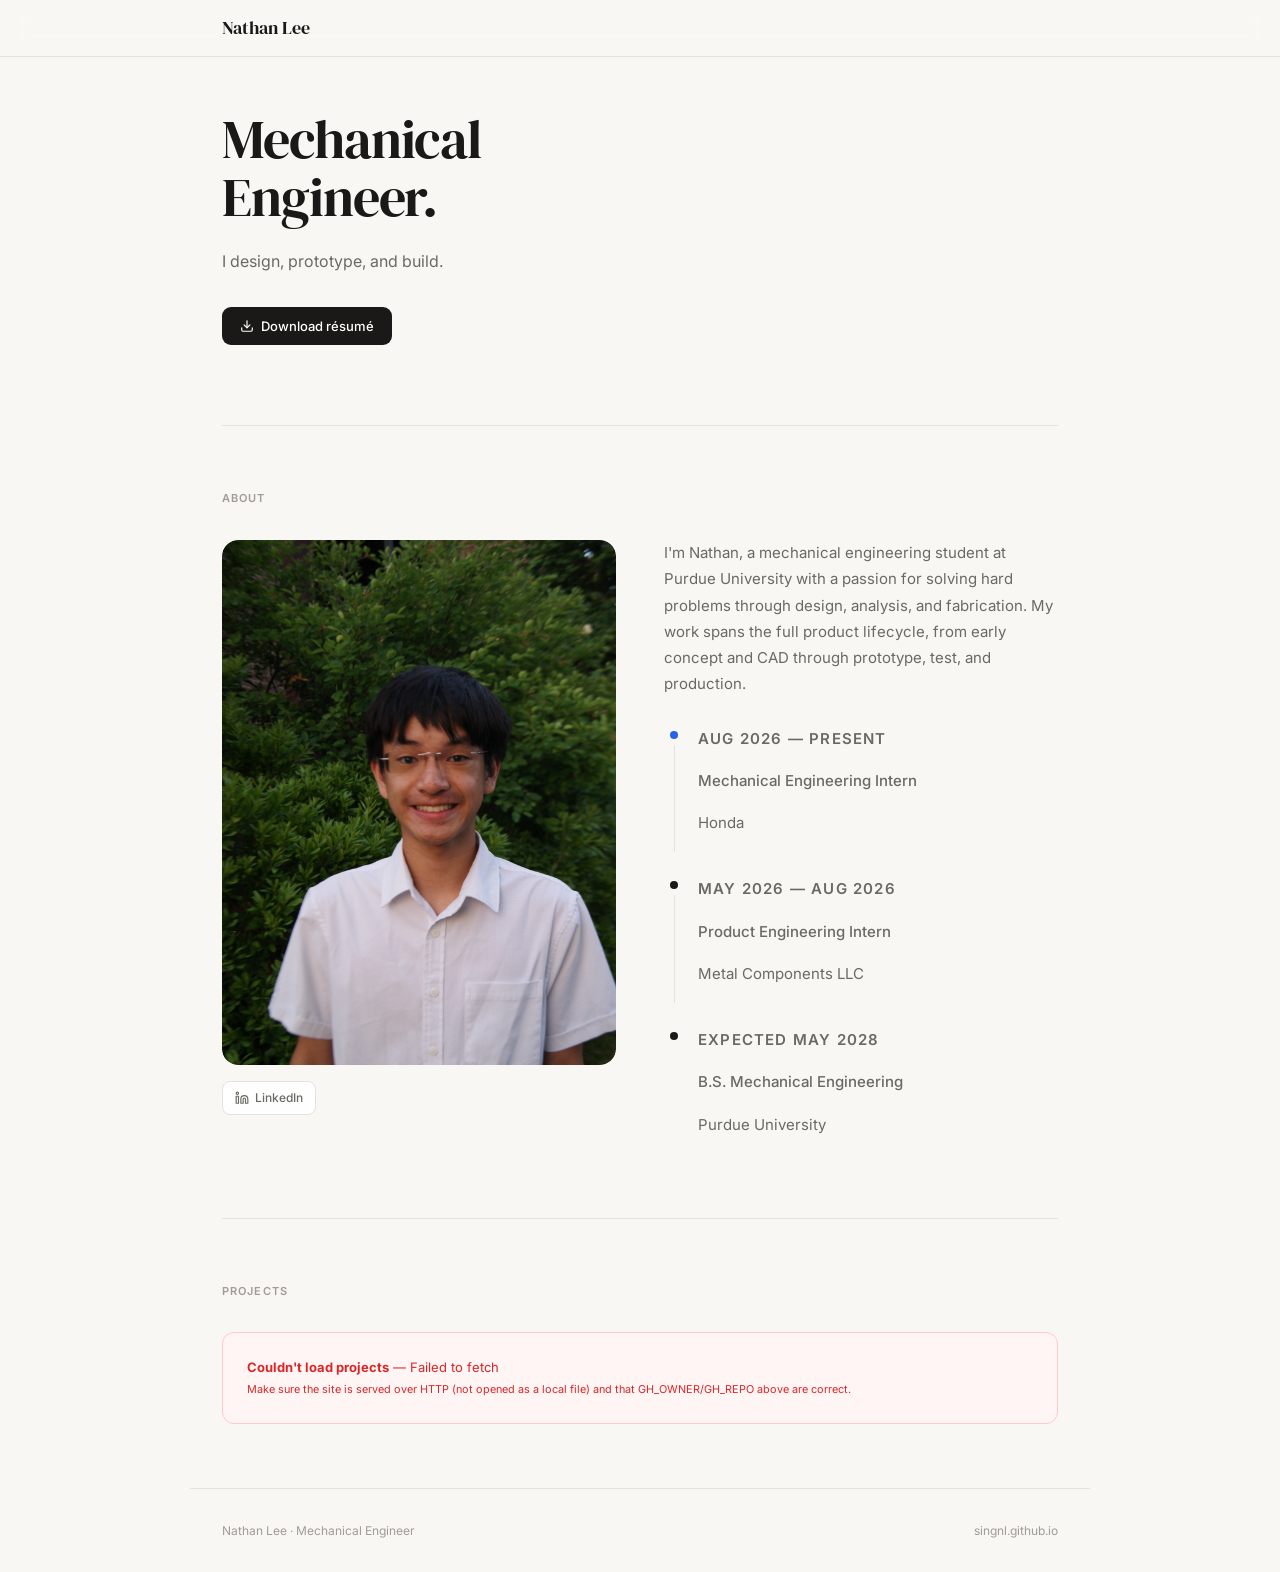
<file: index.html>
<!DOCTYPE html>
<html lang="en">
<head>
<meta charset="UTF-8">
<meta name="viewport" content="width=device-width, initial-scale=1.0">
<title>Nathan Lee ME</title>
<meta name="description" content="">
<link rel="preconnect" href="https://fonts.googleapis.com">
<link rel="preconnect" href="https://fonts.gstatic.com" crossorigin>
<link href="https://fonts.googleapis.com/css2?family=Inter:wght@300;400;500;600&family=DM+Serif+Display&display=swap" rel="stylesheet">
<link rel="stylesheet" href="./css/style.css">
</head>
<body>

<header>
  <div class="header-inner">
    <a href="#" class="header-logo">Nathan Lee</a>
  </div>
</header>

<main>

  <!-- HERO -->
  <div class="hero">
    <h1>Mechanical<br>Engineer.</h1>
    <p class="hero-desc">I design, prototype, and build.</p>
    <div class="hero-actions">
      <a href="./misc/resume.pdf" target="_blank" class="btn btn-dark">
        <svg width="14" height="14" viewBox="0 0 24 24" fill="none" stroke="currentColor" stroke-width="2" stroke-linecap="round" stroke-linejoin="round"><path d="M21 15v4a2 2 0 0 1-2 2H5a2 2 0 0 1-2-2v-4"/><polyline points="7 10 12 15 17 10"/><line x1="12" y1="15" x2="12" y2="3"/></svg>
        Download résumé
      </a>
    </div>
  </div>

  <div class="divider"></div>

  <!-- ABOUT -->
  <section id="about">
    <p class="section-eyebrow">About</p>
    <div class="about-grid">
      <div>
        <div class="headshot-wrap">
          <img src="./misc/headshot.JPG" alt="" class="headshot"
               onerror="this.style.display='none';this.nextElementSibling.style.display='flex'">
          <div class="headshot-placeholder">NL</div>
        </div>
        <div class="social-links" style="margin-top: 1rem;">
          <a href="https://www.linkedin.com/in/nathansinglee" target="_blank" class="social-link">
            <svg viewBox="0 0 24 24" fill="none" stroke="currentColor" stroke-width="2" stroke-linecap="round" stroke-linejoin="round"><path d="M16 8a6 6 0 0 1 6 6v7h-4v-7a2 2 0 0 0-2-2 2 2 0 0 0-2 2v7h-4v-7a6 6 0 0 1 6-6z"/><rect x="2" y="9" width="4" height="12"/><circle cx="4" cy="4" r="2"/></svg>
            LinkedIn
          </a>
        </div>
      </div>

      <div>
        <p>I'm Nathan, a mechanical engineering student at Purdue University with a passion for solving hard problems through design, analysis, and fabrication. My work spans the full product lifecycle, from early concept and CAD through prototype, test, and production.</p>
        <div class="tl-wrap">
          <div class="tl-item">
            <div class="tl-spine">
              <div class="tl-dot tl-dot--current"></div>
              <div class="tl-line"></div>
            </div>
            <div>
              <p class="tl-label">Aug 2026 — present</p>
              <p class="tl-role">Mechanical Engineering Intern</p>
              <p class="tl-org">Honda</p>
            </div>
          </div>
          <div class="tl-item">
            <div class="tl-spine">
              <div class="tl-dot"></div>
              <div class="tl-line"></div>
            </div>
            <div>
              <p class="tl-label">May 2026 — Aug 2026</p>
              <p class="tl-role">Product Engineering Intern</p>
              <p class="tl-org">Metal Components LLC</p>
            </div>
          </div>
          <div class="tl-item">
            <div class="tl-spine">
              <div class="tl-dot"></div>
            </div>
            <div>
              <p class="tl-label">Expected May 2028</p>
              <p class="tl-role">B.S. Mechanical Engineering</p>
              <p class="tl-org">Purdue University</p>
            </div>
          </div>
        </div>
      </div>
    </div>
  </section>

  <div class="divider"></div>

  <!-- PROJECTS -->
  <section id="projects">
    <p class="section-eyebrow">Projects</p>
    <div class="projects-grid" id="projects-grid">
      <div class="projects-loading">Loading projects…</div>
    </div>
  </section>

</main>

<footer>
  <p>Nathan Lee · Mechanical Engineer</p>
  <p>singnl.github.io</p>
</footer>

<script>
  // ---- CONFIGURE THIS TO MATCH YOUR REPO ----
  const GH_OWNER  = 'singnl';
  const GH_REPO   = 'singnl.github.io';
  const GH_BRANCH = 'main';
  const PROJECTS_DIR = 'projects';
  // --------------------------------------------

  async function loadProjects() {
    const grid = document.getElementById('projects-grid');
    try {
      // 1. Ask GitHub's API what folders exist inside /projects.
      //    This is the only part that needs the network call to GitHub —
      //    it just gives us the list of folder names, nothing else.
      const listUrl = `https://api.github.com/repos/${GH_OWNER}/${GH_REPO}/contents/${PROJECTS_DIR}?ref=${GH_BRANCH}`;
      const listRes = await fetch(listUrl, { headers: { Accept: 'application/vnd.github+json' } });
      if (!listRes.ok) throw new Error(`GitHub API HTTP ${listRes.status}`);
      const items = await listRes.json();
      const folders = items.filter(item => item.type === 'dir');

      if (!folders.length) {
        grid.innerHTML = '<p class="projects-loading">No projects yet.</p>';
        return;
      }

      // 2. For each folder, fetch its index.html directly (fast, no API
      //    rate limit) and read a small <script id="project-meta"> block
      //    out of it for the title/description/image/tags.
      const projects = await Promise.all(folders.map(async (folder) => {
        try {
          const pageUrl = `./${PROJECTS_DIR}/${folder.name}/index.html`;
          const htmlRes = await fetch(pageUrl);
          if (!htmlRes.ok) return null;
          const html = await htmlRes.text();

          const doc = new DOMParser().parseFromString(html, 'text/html');
          const metaEl = doc.getElementById('project-meta');
          if (!metaEl) return null;

          const meta = JSON.parse(metaEl.textContent);

          // meta.coverImage is written relative to the PROJECT's own folder
          // (e.g. "./breadboard.jpg"), so resolve it against that folder's
          // URL rather than using it as-is from the homepage's location.
          const projectBase = `./${PROJECTS_DIR}/${folder.name}/`;
          const coverImage = meta.coverImage
            ? new URL(meta.coverImage, new URL(projectBase, window.location.href)).href
            : '';

          return {
            id: folder.name,
            title: meta.title || folder.name,
            coverImage,
            coverImageAlt: meta.coverImageAlt || meta.title || '',
            order: typeof meta.order === 'number' ? meta.order : 0
          };
        } catch {
          return null; // skip folders missing/invalid metadata rather than breaking the page
        }
      }));

      const valid = projects.filter(Boolean).sort((a, b) => b.order - a.order);

      if (!valid.length) {
        grid.innerHTML = '<p class="projects-loading">No projects yet.</p>';
        return;
      }

      grid.innerHTML = valid.map(p => `
        <a href="./${PROJECTS_DIR}/${esc(p.id)}/" class="project-card">
          <img class="project-img"
               src="${esc(p.coverImage)}"
               alt="${esc(p.coverImageAlt)}"
               loading="lazy"
               onerror="this.style.background='var(--border)';this.style.opacity='0'">
          <div class="project-body">
            <h3>${esc(p.title)}</h3>
          </div>
        </a>
      `).join('');

    } catch (err) {
      grid.innerHTML = `
        <div class="projects-error">
          <strong>Couldn't load projects</strong> — ${esc(err.message)}<br>
          <small>Make sure the site is served over HTTP (not opened as a local file) and that GH_OWNER/GH_REPO above are correct.</small>
        </div>`;
    }
  }

  function esc(str) {
    return String(str ?? '')
      .replace(/&/g, '&amp;').replace(/</g, '&lt;')
      .replace(/>/g, '&gt;').replace(/"/g, '&quot;');
  }

  loadProjects();
</script>
<!-- Google tag (gtag.js) -->
<script async src="https://www.googletagmanager.com/gtag/js?id=G-LGBXY8029P"></script>
<script>
  window.dataLayer = window.dataLayer || [];
  function gtag(){dataLayer.push(arguments);}
  gtag('js', new Date());

  gtag('config', 'G-LGBXY8029P');
</script>
</body>
</html>
</file>
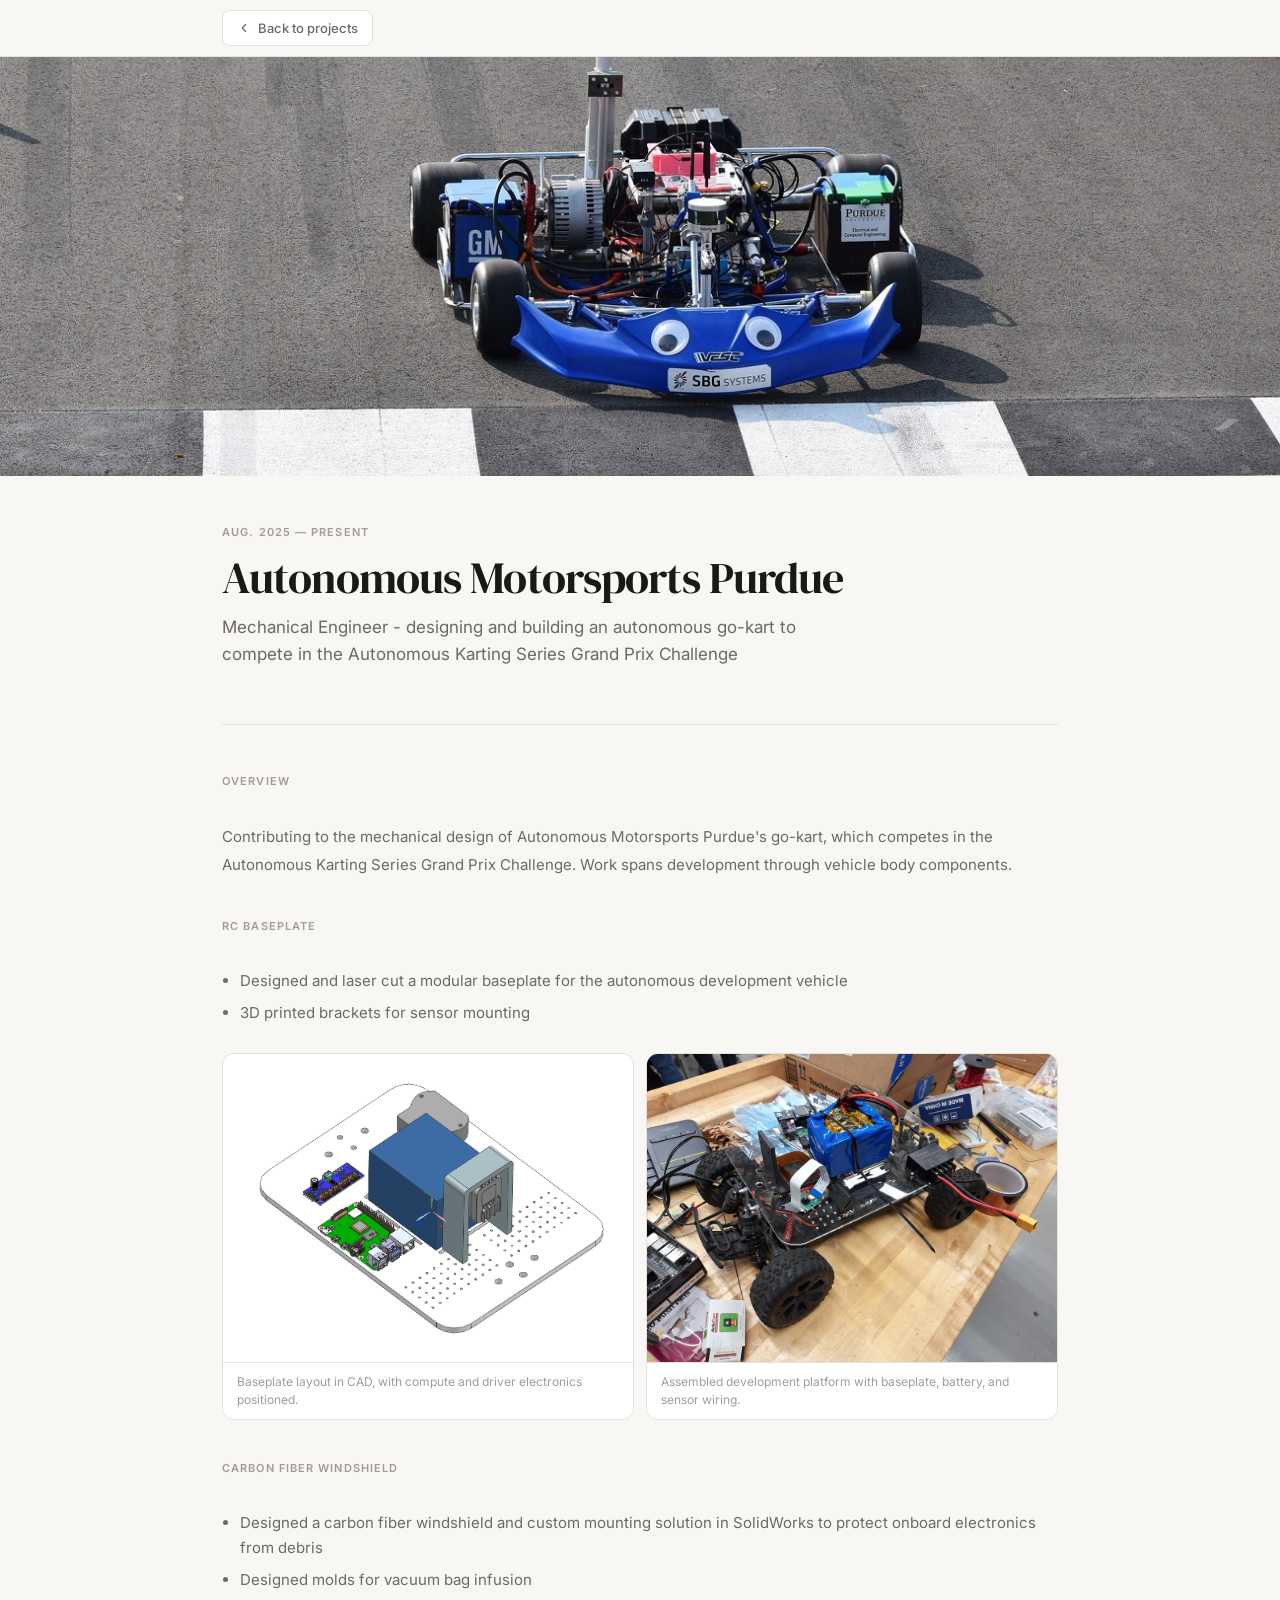
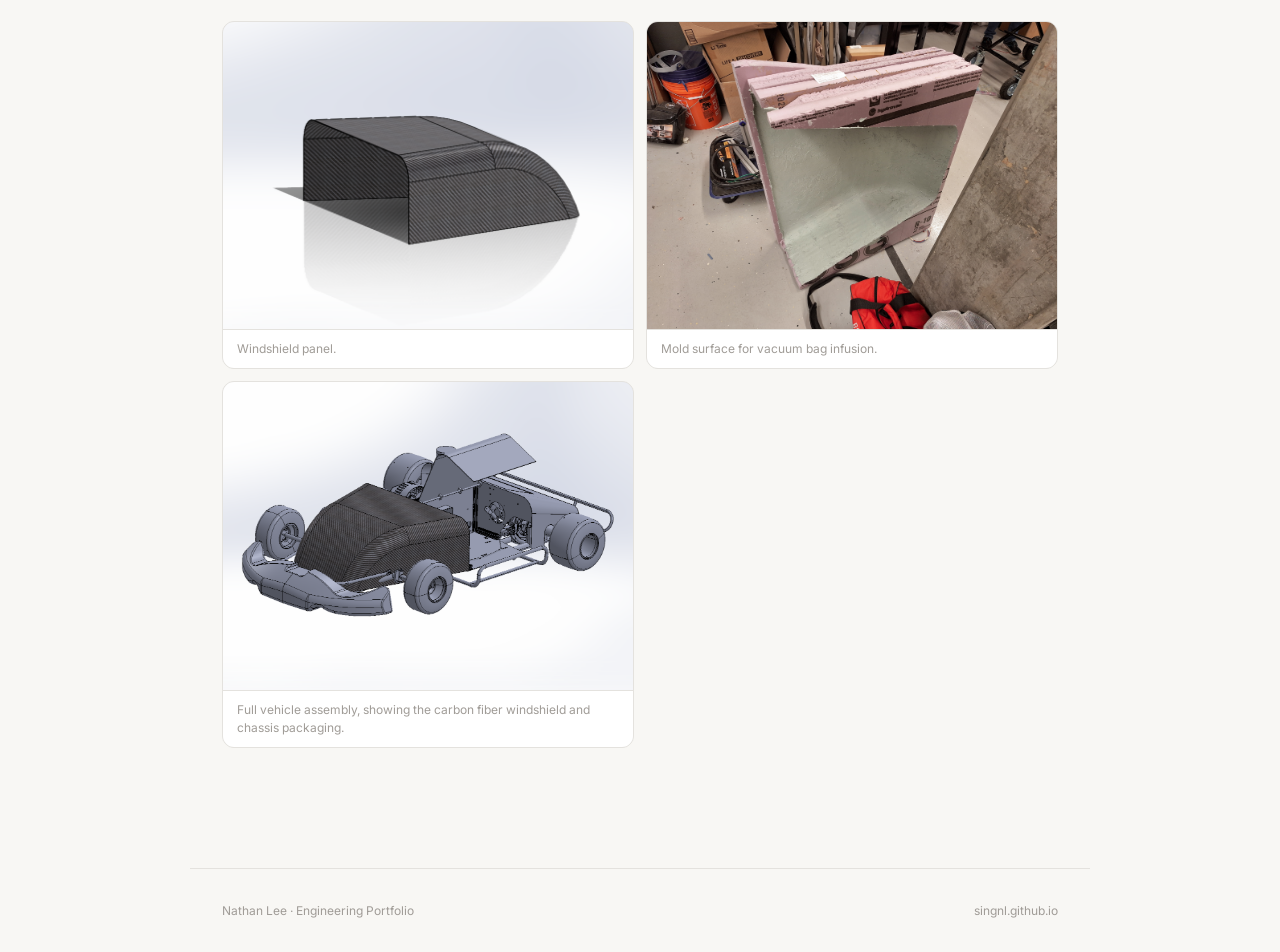
<file: projects/amp/index.html>
<!DOCTYPE html>
<html lang="en">
<head>
<meta charset="UTF-8">
<meta name="viewport" content="width=device-width, initial-scale=1.0">
<title>Autonomous Motorsports Purdue — Nathan Lee</title>
<meta name="description" content="Autonomous go-kart development for the Autonomous Karting Series Grand Prix Challenge">
<link rel="preconnect" href="https://fonts.googleapis.com">
<link rel="preconnect" href="https://fonts.gstatic.com" crossorigin>
<link href="https://fonts.googleapis.com/css2?family=Inter:wght@300;400;500;600&family=DM+Serif+Display&display=swap" rel="stylesheet">

<!--
  ============================================================
  PROJECT METADATA — this is the only part the homepage reads.
  Edit these fields for each new project. Keep the id
  "project-meta" and type "application/json" exactly as-is.
  ============================================================
-->
<script type="application/json" id="project-meta">
{
  "title": "Autonomous Motorsports Purdue",
  "coverImage": "./img/cover.jpg",
  "coverImageAlt": "Autonomous go-kart on track",
  "order": 0
}
</script>

<link rel="stylesheet" href="../../css/style.css">

<style>
  /* ─── This project's specific layout ────────────────────────────────── */
  .project-content {
    display: block !important;
    grid-template-columns: unset !important;
    max-width: 100% !important;
  }
  .project-gallery { display: none !important; }

  .portfolio-section { margin-bottom: 2.5rem; }

  .project-description ul {
    margin: 0 0 1.25rem 1.1rem;
    padding: 0;
  }
  .project-description li {
    margin-bottom: 0.4rem;
    line-height: 1.7;
  }

  .photo-block {
    margin: 1.75rem 0;
    border-radius: var(--radius);
    overflow: hidden;
    border: 1px solid var(--border);
    background: var(--border);
  }
  .photo-block img {
    width: 100%;
    display: block;
    object-fit: cover;
  }
  .photo-caption {
    padding: 10px 14px;
    font-size: 12px;
    color: var(--text-3);
    background: var(--surface);
    line-height: 1.5;
    border-top: 1px solid var(--border);
  }

  .photo-row {
    display: grid;
    grid-template-columns: 1fr 1fr;
    gap: 12px;
    margin: 1.75rem 0;
  }
  .photo-row .photo-block { margin: 0; }

  @media (max-width: 700px) {
    .photo-row { grid-template-columns: 1fr; }
  }
</style>
</head>
<body>

<header>
  <div class="header-inner">
    <a href="/" class="back-btn">
      <svg viewBox="0 0 24 24" fill="none" stroke="currentColor" stroke-width="2"
           stroke-linecap="round" stroke-linejoin="round">
        <polyline points="15 18 9 12 15 6"/>
      </svg>
      Back to projects
    </a>
  </div>
</header>

<div class="cover-wrap">
  <img class="cover-img" id="cover-img"
       src="img/cover.jpg"
       alt="Autonomous go-kart on track">
</div>

<main>
  <div class="project-hero">
    <p class="project-year">Aug. 2025 — Present</p>
    <h1 class="project-title">Autonomous Motorsports Purdue</h1>
    <p class="project-subtitle">Mechanical Engineer - designing and building an autonomous go-kart to compete in the Autonomous Karting Series Grand Prix Challenge</p>
  </div>

  <div class="project-content">
    <div>

      <div class="portfolio-section">
        <p class="section-eyebrow">Overview</p>
        <div class="project-description">
          <p>Contributing to the mechanical design of Autonomous Motorsports Purdue's go-kart, which competes in the Autonomous Karting Series Grand Prix Challenge. Work spans development through vehicle body components.</p>
        </div>
      </div>

      <div class="portfolio-section">
        <p class="section-eyebrow">RC Baseplate</p>
        <div class="project-description">
          <ul>
            <li>Designed and laser cut a modular baseplate for the autonomous development vehicle</li>
            <li>3D printed brackets for sensor mounting</li>
          </ul>
        </div>
        <div class="photo-row">
          <div class="photo-block">
            <img src="img/baseplateassembly.png" alt="RC baseplate CAD layout">
            <div class="photo-caption">Baseplate layout in CAD, with compute and driver electronics positioned.</div>
          </div>
          <div class="photo-block">
            <img src="img/baseplate.jpg" alt="Assembled RC development vehicle">
            <div class="photo-caption">Assembled development platform with baseplate, battery, and sensor wiring.</div>
          </div>
        </div>
      </div>

      <div class="portfolio-section">
        <p class="section-eyebrow">Carbon Fiber Windshield</p>
        <div class="project-description">
          <ul>
            <li>Designed a carbon fiber windshield and custom mounting solution in SolidWorks to protect onboard electronics from debris</li>
            <li>Designed molds for vacuum bag infusion</li>
          </ul>
        </div>
        <div class="photo-row">
          <div class="photo-block">
            <img src="img/carbon.png" alt="Carbon fiber windshield CAD">
            <div class="photo-caption">Windshield panel.</div>
          </div>
          <div class="photo-block">
            <img src="img/mold.jpg" alt="Windshield vacuum infusion mold">
            <div class="photo-caption">Mold surface for vacuum bag infusion.</div>
          </div>
       <div class="photo-block">
          <img src="img/carbonassembly.png" alt="Full autonomous go-kart CAD assembly">
          <div class="photo-caption">Full vehicle assembly, showing the carbon fiber windshield and chassis packaging.</div>
        </div>
        </div>
      </div>

    </div>
  </div>
</main>

<footer>
  <p>Nathan Lee · Engineering Portfolio</p>
  <p>singnl.github.io</p>
</footer>

<script>
  // Keep the header cover image in sync with the project-meta block above,
  // so this page and the homepage card always show the same image.
  (function syncCoverFromMeta() {
    try {
      const meta = JSON.parse(document.getElementById('project-meta').textContent);
      const coverImg = document.getElementById('cover-img');
      if (meta.coverImage) coverImg.src = meta.coverImage;
      if (meta.coverImageAlt) coverImg.alt = meta.coverImageAlt;
    } catch (e) {
      // If project-meta is missing or malformed, leave the hardcoded src/alt as-is.
    }
  })();
</script>

</body>
</html>
</file>
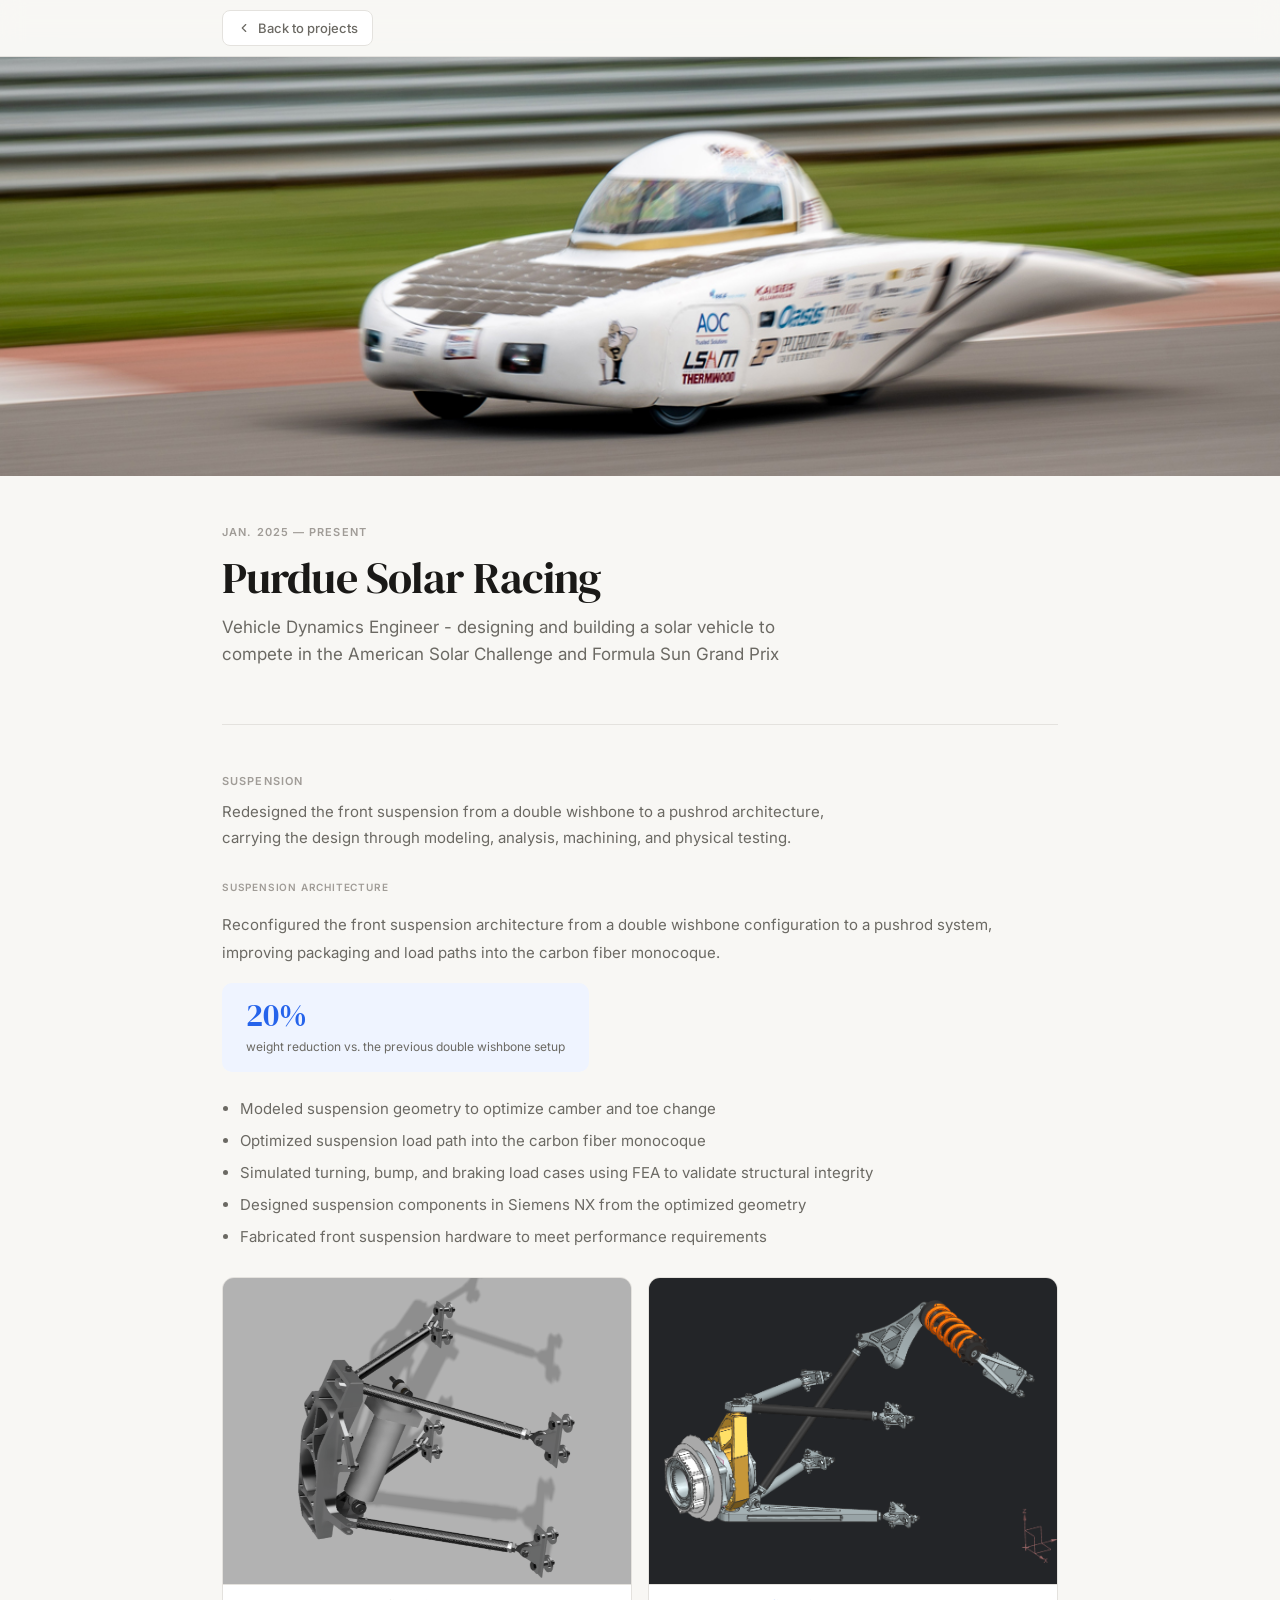
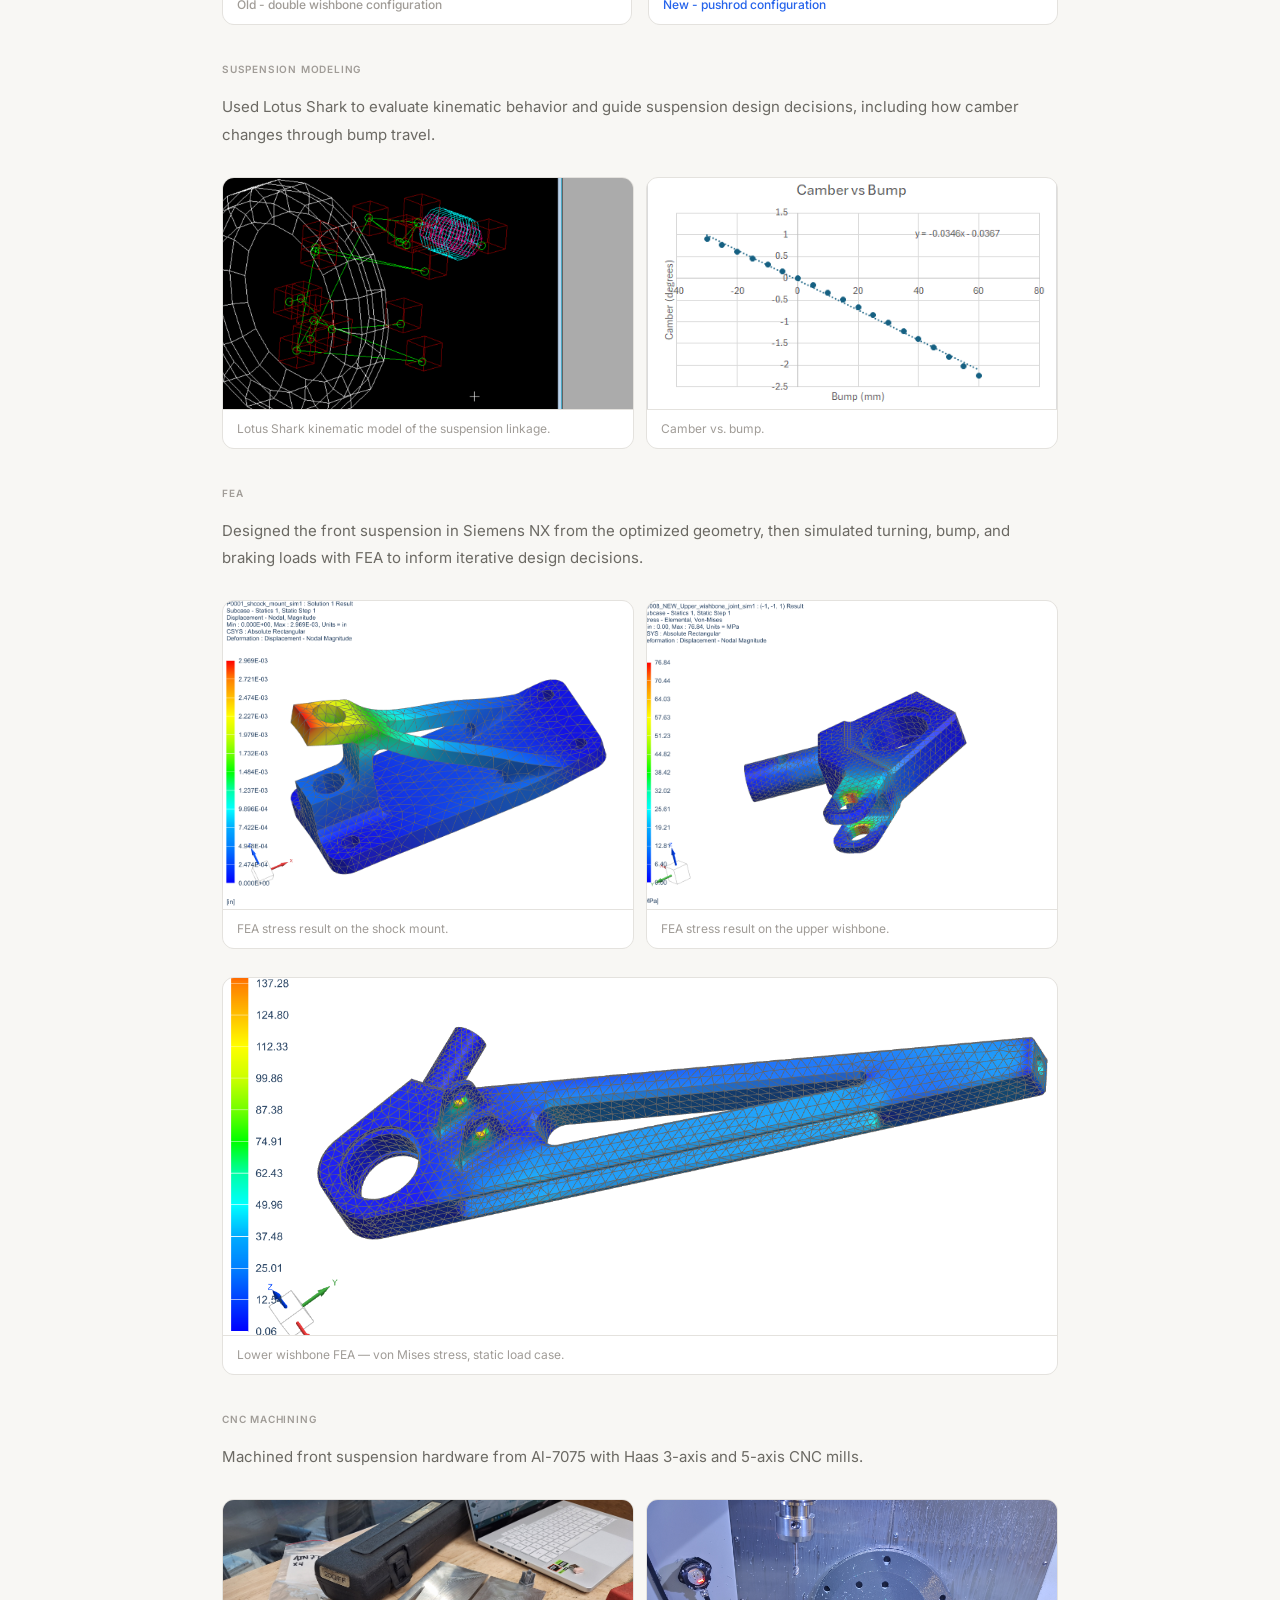
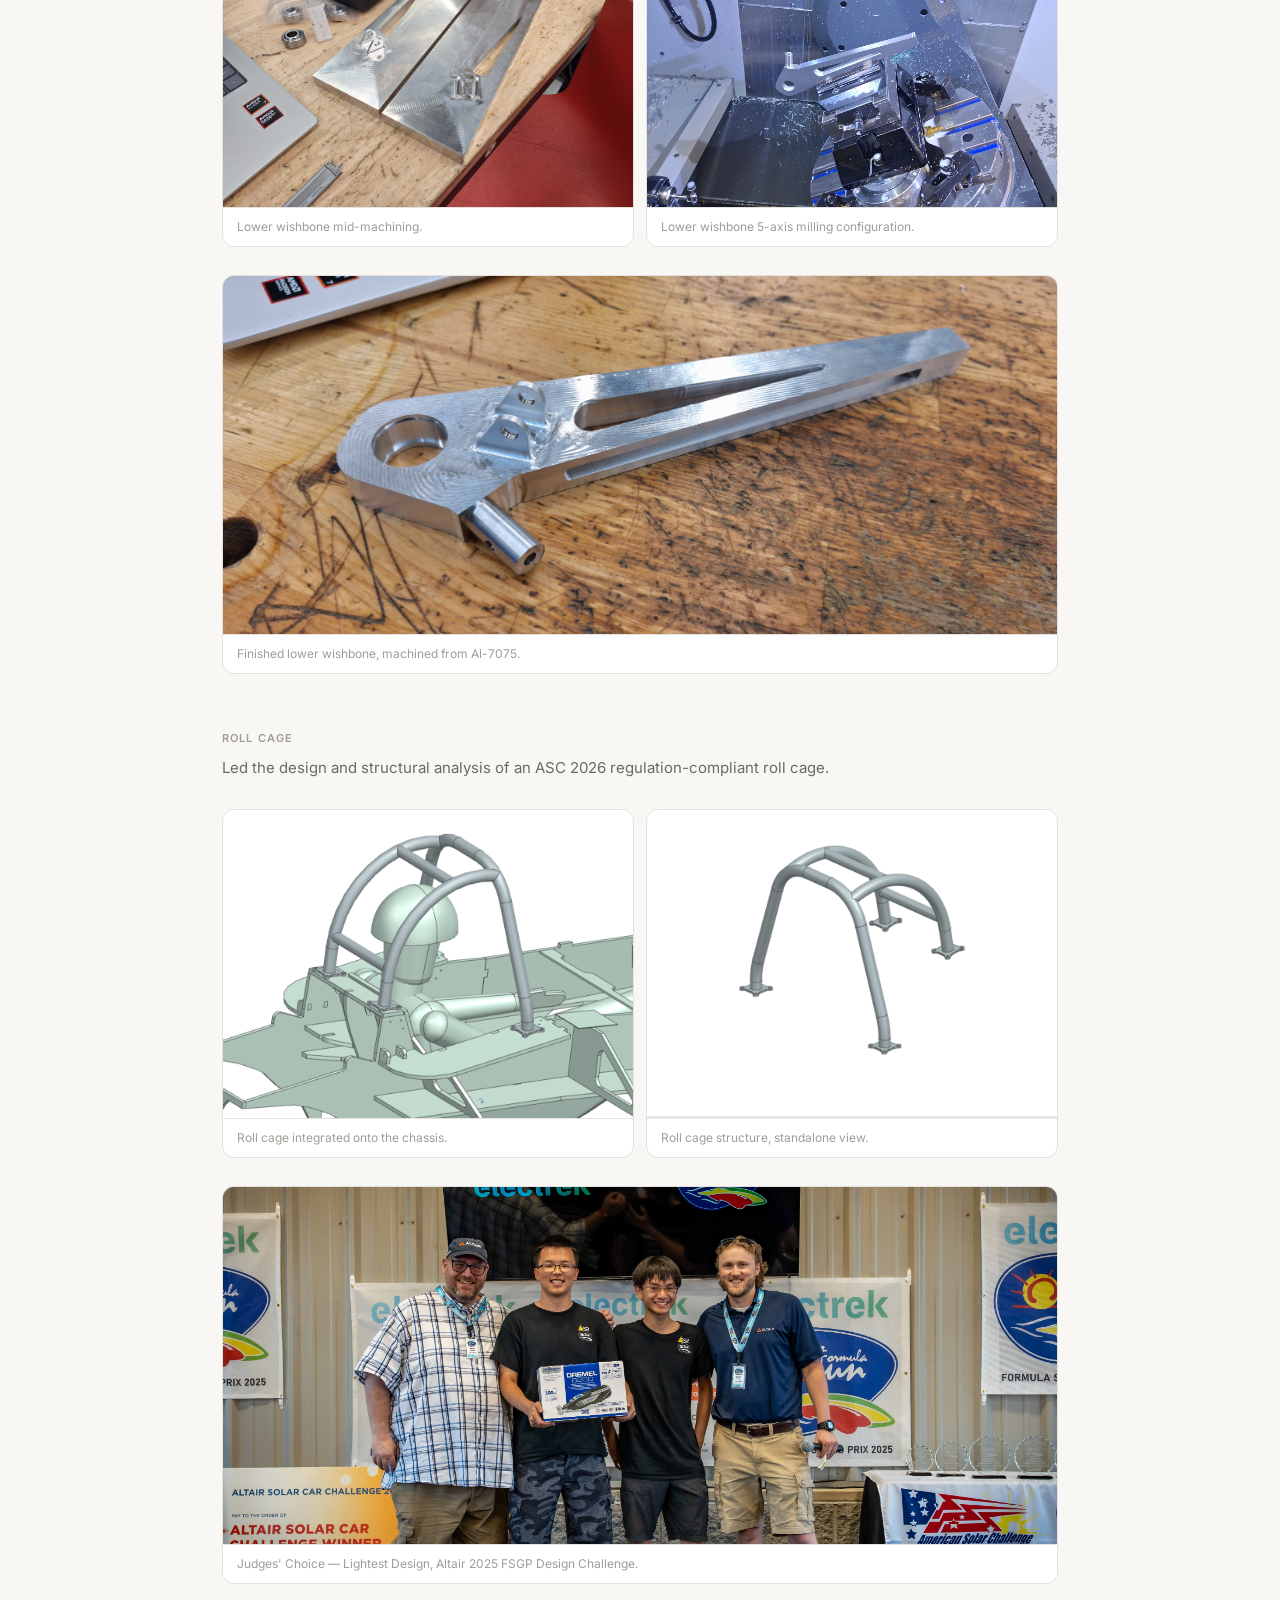
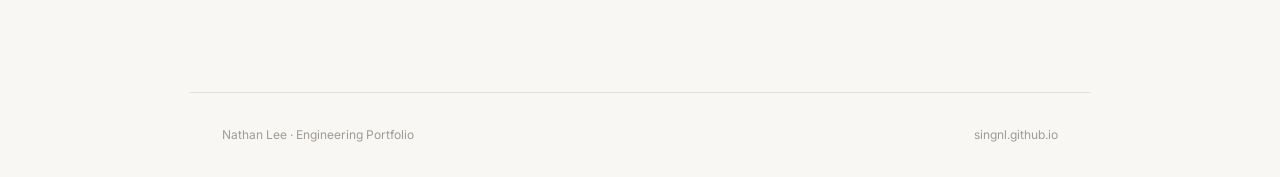
<file: projects/psr/index.html>
<!DOCTYPE html>
<html lang="en">
<head>
<meta charset="UTF-8">
<meta name="viewport" content="width=device-width, initial-scale=1.0">
<title>Purdue Solar Racing — Nathan Lee</title>
<meta name="description" content="Pushrod front suspension redesign and roll cage design for Purdue Solar Racing's ASC/FSGP-competing vehicle">
<link rel="preconnect" href="https://fonts.googleapis.com">
<link rel="preconnect" href="https://fonts.gstatic.com" crossorigin>
<link href="https://fonts.googleapis.com/css2?family=Inter:wght@300;400;500;600&family=DM+Serif+Display&display=swap" rel="stylesheet">

<!--
  ============================================================
  PROJECT METADATA — this is the only part the homepage reads.
  Edit these fields for each new project. Keep the id
  "project-meta" and type "application/json" exactly as-is.
  ============================================================
-->
<script type="application/json" id="project-meta">
{
  "title": "Purdue Solar Racing",
  "coverImage": "./img/cover.jpg",
  "coverImageAlt": "Purdue Solar Racing vehicle on track",
  "order": 0
}
</script>

<link rel="stylesheet" href="../../css/style.css">

<style>
  /* ─── This project's specific layout ────────────────────────────────── */
  .project-content {
    display: block !important;
    grid-template-columns: unset !important;
    max-width: 100% !important;
  }
  .project-gallery { display: none !important; }

  .portfolio-section { margin-bottom: 2.5rem; }

  /* Major section (Suspension / Roll Cage) - same look as section-eyebrow
     on the other project pages, just with room for subsections beneath */
  .major-section { margin-bottom: 3.5rem; }
  .major-section:last-child { margin-bottom: 0; }

  .major-intro {
    font-size: 15px;
    color: var(--text-2);
    line-height: 1.75;
    margin-bottom: 1.75rem;
    max-width: 640px;
  }

  /* Subsection within a major section - smaller, indented version of the
     same uppercase eyebrow style, so it reads as a nested level */
  .subsection { margin-bottom: 2.25rem; }
  .subsection:last-child { margin-bottom: 0; }

  .subsection-title {
    font-size: 10px;
    font-weight: 600;
    letter-spacing: 0.08em;
    text-transform: uppercase;
    color: var(--text-3);
    margin: 0 0 1rem 0;
  }

  /* Stat highlight - single big number callout */
  .stat-card {
    display: inline-flex;
    flex-direction: column;
    gap: 2px;
    background: var(--accent-light);
    border-radius: 10px;
    padding: 1rem 1.5rem;
    margin: 1rem 0 1.5rem;
  }
  .stat-number {
    font-family: 'DM Serif Display', serif;
    font-size: 32px;
    color: var(--accent);
    line-height: 1;
  }
  .stat-label {
    font-size: 12px;
    color: var(--text-2);
    margin-top: 4px;
  }

  /* Before/after comparison row */
  .compare-row {
    display: grid;
    grid-template-columns: 1fr 1fr;
    gap: 16px;
    margin: 1.75rem 0;
  }
  .compare-item {
    border-radius: var(--radius);
    overflow: hidden;
    border: 1px solid var(--border);
    background: var(--border);
  }
  .compare-item img {
    width: 100%;
    display: block;
    object-fit: cover;
    aspect-ratio: 4 / 3;
  }
  .compare-label {
    padding: 10px 14px;
    font-size: 12px;
    font-weight: 500;
    color: var(--text-2);
    background: var(--surface);
    border-top: 1px solid var(--border);
  }
  .compare-label.old { color: var(--text-3); }
  .compare-label.new { color: var(--accent); }

  @media (max-width: 700px) {
    .compare-row { grid-template-columns: 1fr; }
  }

  /* Single photo/figure block - fixed aspect ratio so photos of different
     native shapes still align cleanly when placed side by side */
  .photo-block {
    margin: 1.75rem 0;
    border-radius: var(--radius);
    overflow: hidden;
    border: 1px solid var(--border);
    background: var(--border);
  }
  .photo-block img {
    width: 100%;
    display: block;
    object-fit: cover;
    aspect-ratio: 4 / 3;
  }
  .photo-caption {
    padding: 10px 14px;
    font-size: 12px;
    color: var(--text-3);
    background: var(--surface);
    line-height: 1.5;
    border-top: 1px solid var(--border);
  }

  .photo-row {
    display: grid;
    grid-template-columns: 1fr 1fr;
    gap: 12px;
    margin: 1.75rem 0;
  }
  .photo-row .photo-block { margin: 0; }

  /* Wide photo - for images that should span full width at a
     letterboxed ratio instead of matching the square-ish grid photos */
  .photo-block.wide img {
    aspect-ratio: 21 / 9;
  }

  /* Suspension Modeling pair - both images use a wider 16:9 box (closer
     to the chart's natural proportions) with "cover" so both fill the
     frame fully instead of one being letterboxed. */
  .photo-row.wide-pair img {
    aspect-ratio: 16 / 9;
  }

  /* Lotus Shark render has a lot of empty black margin around the small
     wireframe subject; zoom in slightly so the subject fills more of
     the frame instead of looking tiny in a sea of black. The zoom is
     clipped by its own wrapper (not the whole .photo-block), so the
     enlarged image can't visually spill over the caption below it. */
  .img-frame {
    overflow: hidden;
    position: relative;
  }
  .photo-block.zoom .img-frame img {
    transform: scale(1.7) translateX(-6%);
    transform-origin: center;
  }

  @media (max-width: 700px) {
    .photo-row { grid-template-columns: 1fr; }
  }

  /* Bullet list styled to match project-description */
  .project-description ul {
    margin: 0 0 1.25rem 1.1rem;
    padding: 0;
  }
  .project-description li {
    margin-bottom: 0.4rem;
    line-height: 1.7;
  }

  /* Award note - text-only callout instead of reproducing the event photo */
  .award-note {
    display: flex;
    align-items: center;
    gap: 12px;
    background: var(--surface);
    border: 1px solid var(--border);
    border-left: 3px solid var(--accent);
    border-radius: 8px;
    padding: 1rem 1.25rem;
    margin: 1.5rem 0;
    font-size: 14px;
    color: var(--text-2);
  }
  .award-note strong { color: var(--text); }
</style>
</head>
<body>

<header>
  <div class="header-inner">
    <a href="/" class="back-btn">
      <svg viewBox="0 0 24 24" fill="none" stroke="currentColor" stroke-width="2"
           stroke-linecap="round" stroke-linejoin="round">
        <polyline points="15 18 9 12 15 6"/>
      </svg>
      Back to projects
    </a>
  </div>
</header>

<div class="cover-wrap">
  <img class="cover-img" id="cover-img"
       src="img/cover.jpg"
       alt="Purdue Solar Racing vehicle on track">
</div>

<main>
  <div class="project-hero">
    <p class="project-year">Jan. 2025 — Present</p>
    <h1 class="project-title">Purdue Solar Racing</h1>
    <p class="project-subtitle">Vehicle Dynamics Engineer - designing and building a solar vehicle to compete in the American Solar Challenge and Formula Sun Grand Prix</p>
  </div>

  <div class="project-content">
    <div>

      <div class="major-section">
        <p class="section-eyebrow" style="margin-bottom: 0.5rem;">Suspension</p>
        <p class="major-intro">Redesigned the front suspension from a double wishbone to a pushrod architecture, carrying the design through modeling, analysis, machining, and physical testing.</p>

        <div class="subsection">
          <p class="subsection-title">Suspension Architecture</p>
          <div class="project-description">
            <p>Reconfigured the front suspension architecture from a double wishbone configuration to a pushrod system, improving packaging and load paths into the carbon fiber monocoque.</p>
          </div>
          <div class="stat-card">
            <span class="stat-number">20%</span>
            <span class="stat-label">weight reduction vs. the previous double wishbone setup</span>
          </div>
          <div class="project-description">
            <ul>
              <li>Modeled suspension geometry to optimize camber and toe change</li>
              <li>Optimized suspension load path into the carbon fiber monocoque</li>
              <li>Simulated turning, bump, and braking load cases using FEA to validate structural integrity</li>
              <li>Designed suspension components in Siemens NX from the optimized geometry</li>
              <li>Fabricated front suspension hardware to meet performance requirements</li>
            </ul>
          </div>
          <div class="compare-row">
            <div class="compare-item">
              <img src="img/old.png" alt="Old double wishbone suspension configuration">
              <div class="compare-label old">Old - double wishbone configuration</div>
            </div>
            <div class="compare-item">
              <img src="img/new.png" alt="New pushrod suspension configuration">
              <div class="compare-label new">New - pushrod configuration</div>
            </div>
          </div>
        </div>

        <div class="subsection">
          <p class="subsection-title">Suspension Modeling</p>
          <div class="project-description">
            <p>Used Lotus Shark to evaluate kinematic behavior and guide suspension design decisions, including how camber changes through bump travel.</p>
          </div>
          <div class="photo-row wide-pair">
            <div class="photo-block zoom">
              <div class="img-frame">
                <img src="img/lotusshark.png" alt="Lotus Shark kinematic model">
              </div>
              <div class="photo-caption">Lotus Shark kinematic model of the suspension linkage.</div>
            </div>
            <div class="photo-block">
              <img src="img/camberbump.png" alt="Camber vs bump chart">
              <div class="photo-caption">Camber vs. bump.</div>
            </div>
          </div>
        </div>

        <div class="subsection">
          <p class="subsection-title">FEA</p>
          <div class="project-description">
            <p>Designed the front suspension in Siemens NX from the optimized geometry, then simulated turning, bump, and braking loads with FEA to inform iterative design decisions.</p>
          </div>
          <div class="photo-row">
            <div class="photo-block">
              <img src="img/shockmountfea.png" alt="FEA von Mises stress on wishbone arm">
              <div class="photo-caption">FEA stress result on the shock mount.</div>
            </div>
            <div class="photo-block">
              <img src="img/upperfea.png" alt="FEA von Mises stress on upper wishbone">
              <div class="photo-caption">FEA stress result on the upper wishbone.</div>
            </div>
          </div>
          <div class="photo-block wide">
            <img src="img/lowerfea.png" alt="FEA von Mises stress on lower wishbone">
            <div class="photo-caption">Lower wishbone FEA — von Mises stress, static load case.</div>
          </div>
        </div>

        <div class="subsection">
          <p class="subsection-title">CNC Machining</p>
          <div class="project-description">
            <p>Machined front suspension hardware from Al-7075 with Haas 3-axis and 5-axis CNC mills.</p>
          </div>
          <div class="photo-row">
            <div class="photo-block">
              <img src="img/lowerprocess.jpg" alt="Lower wishbone in process">
              <div class="photo-caption">Lower wishbone mid-machining.</div>
            </div>
            <div class="photo-block">
              <img src="img/lowerumc.jpg" alt="Lower wishbone milling configuration">
              <div class="photo-caption">Lower wishbone 5-axis milling configuration.</div>
            </div>
          </div>
          <div class="photo-block wide">
            <img src="img/lowerfinished.jpg" alt="Finished lower wishbone">
            <div class="photo-caption">Finished lower wishbone, machined from Al-7075.</div>
          </div>
        </div>
      </div>

      <div class="major-section">
        <p class="section-eyebrow" style="margin-bottom: 0.5rem;">Roll Cage</p>
        <p class="major-intro">Led the design and structural analysis of an ASC 2026 regulation-compliant roll cage.</p>
        <div class="photo-row">
          <div class="photo-block">
            <img src="img/cageassembly.png" alt="Roll cage integrated on chassis">
            <div class="photo-caption">Roll cage integrated onto the chassis.</div>
          </div>
          <div class="photo-block">
            <img src="img/cage.png" alt="Roll cage standalone render">
            <div class="photo-caption">Roll cage structure, standalone view.</div>
          </div>
        </div>
        <div class="photo-block wide">
          <img src="img/fsgp2025.jpg" alt="Judges' Choice Lightest Design award at FSGP 2025">
          <div class="photo-caption">Judges' Choice — Lightest Design, Altair 2025 FSGP Design Challenge.</div>
        </div>
      </div>

    </div>
  </div>
</main>

<footer>
  <p>Nathan Lee · Engineering Portfolio</p>
  <p>singnl.github.io</p>
</footer>

<script>
  // Keep the header cover image in sync with the project-meta block above,
  // so this page and the homepage card always show the same image.
  (function syncCoverFromMeta() {
    try {
      const meta = JSON.parse(document.getElementById('project-meta').textContent);
      const coverImg = document.getElementById('cover-img');
      if (meta.coverImage) coverImg.src = meta.coverImage;
      if (meta.coverImageAlt) coverImg.alt = meta.coverImageAlt;
    } catch (e) {
      // If project-meta is missing or malformed, leave the hardcoded src/alt as-is.
    }
  })();
</script>

</body>
</html>
</file>
<file: css/style.css>
/* ─── Reset ──────────────────────────────────────────────────────────────── */
*, *::before, *::after { box-sizing: border-box; margin: 0; padding: 0; }

/* ─── Tokens ─────────────────────────────────────────────────────────────── */
:root {
  --bg:           #f8f7f4;
  --surface:      #ffffff;
  --text:         #1a1917;
  --text-2:       #6b6963;
  --text-3:       #a09c97;
  --border:       #e4e2de;
  --accent:       #2563eb;
  --accent-light: #eff4ff;
  --radius:       12px;
}

/* ─── Base ───────────────────────────────────────────────────────────────── */
html { scroll-behavior: smooth; }

body {
  font-family: 'Inter', sans-serif;
  background: var(--bg);
  color: var(--text);
  font-size: 15px;
  line-height: 1.6;
  -webkit-font-smoothing: antialiased;
}

/* ─── Header ─────────────────────────────────────────────────────────────── */
header {
  position: fixed;
  top: 0; left: 0; right: 0;
  z-index: 100;
  background: rgba(248, 247, 244, 0.88);
  backdrop-filter: blur(12px);
  -webkit-backdrop-filter: blur(12px);
  border-bottom: 1px solid var(--border);
}

.header-inner {
  max-width: 900px;
  margin: 0 auto;
  padding: 0 2rem;
  height: 56px;
  display: flex;
  align-items: center;
  justify-content: space-between;
}

.header-logo {
  font-family: 'DM Serif Display', serif;
  font-size: 18px;
  color: var(--text);
  text-decoration: none;
}

/* ─── Layout ─────────────────────────────────────────────────────────────── */
main { max-width: 900px; margin: 0 auto; padding: 0 2rem; }

/* ─── Shared components ──────────────────────────────────────────────────── */
.divider { height: 1px; background: var(--border); }

section { padding: 64px 0; }

.section-eyebrow {
  font-size: 11px;
  font-weight: 600;
  letter-spacing: 0.1em;
  text-transform: uppercase;
  color: var(--text-3);
  margin-bottom: 2rem;
}

.chip {
  font-size: 11px;
  font-weight: 500;
  padding: 3px 9px;
  border-radius: 100px;
  background: var(--accent-light);
  color: var(--accent);
}

footer {
  border-top: 1px solid var(--border);
  padding: 2rem;
  max-width: 900px;
  margin: 0 auto;
  display: flex;
  justify-content: space-between;
  align-items: center;
}

footer p { font-size: 12px; color: var(--text-3); }

/* ─── Buttons ────────────────────────────────────────────────────────────── */
.btn {
  display: inline-flex;
  align-items: center;
  gap: 7px;
  font-size: 13px;
  font-weight: 500;
  padding: 9px 18px;
  border-radius: 9px;
  text-decoration: none;
  transition: all 0.15s;
  cursor: pointer;
  border: none;
  font-family: 'Inter', sans-serif;
}

.btn-dark { background: var(--text); color: var(--surface); }
.btn-dark:hover { opacity: 0.84; }

.back-btn {
  display: inline-flex;
  align-items: center;
  gap: 7px;
  font-size: 13px;
  font-weight: 500;
  color: var(--text-2);
  text-decoration: none;
  padding: 7px 14px;
  border: 1px solid var(--border);
  border-radius: 8px;
  background: var(--surface);
  transition: all 0.15s;
}

.back-btn:hover { color: var(--text); border-color: #bbb; }
.back-btn svg { width: 14px; height: 14px; flex-shrink: 0; }

/* ─── Homepage: Hero ─────────────────────────────────────────────────────── */
.hero { padding: 110px 0 80px; }

.hero h1 {
  font-family: 'DM Serif Display', serif;
  font-size: 54px;
  font-weight: 400;
  line-height: 1.08;
  letter-spacing: -0.02em;
  color: var(--text);
  margin-bottom: 1.25rem;
}

.hero-desc {
  font-size: 16px;
  color: var(--text-2);
  line-height: 1.75;
  max-width: 520px;
  margin-bottom: 2rem;
}

.hero-actions { display: flex; gap: 10px; flex-wrap: wrap; }

/* ─── Homepage: About ────────────────────────────────────────────────────── */
.about-grid {
  display: grid;
  grid-template-columns: 1fr 1fr;
  gap: 3rem;
  align-items: start;
}

.about-grid h2 {
  font-family: 'DM Serif Display', serif;
  font-size: 32px;
  font-weight: 400;
  line-height: 1.2;
  margin-bottom: 1rem;
}

.about-grid p {
  font-size: 15px;
  color: var(--text-2);
  line-height: 1.75;
  margin-bottom: 1rem;
}

.headshot-wrap {
  position: relative;
  width: 100%;
  aspect-ratio: 3 / 4;
  border-radius: 16px;
  overflow: hidden;
  background: var(--border);
}

.headshot {
  width: 100%;
  height: 100%;
  object-fit: cover;
  display: block;
  border-radius: 16px;
}

.headshot-placeholder {
  display: none;
  width: 100%;
  height: 100%;
  background: #e8e5e0;
  align-items: center;
  justify-content: center;
  font-family: 'DM Serif Display', serif;
  font-size: 48px;
  color: var(--text-3);
  border-radius: 16px;
}

.social-links { display: flex; gap: 10px; margin-top: 0.5rem; }

.social-link {
  display: flex;
  align-items: center;
  gap: 6px;
  font-size: 12px;
  font-weight: 500;
  color: var(--text-2);
  text-decoration: none;
  padding: 6px 12px;
  border: 1px solid var(--border);
  border-radius: 8px;
  background: var(--surface);
  transition: all 0.15s;
}

.social-link:hover { color: var(--text); border-color: #bbb; }
.social-link svg { width: 14px; height: 14px; flex-shrink: 0; }

/* ─── Homepage: Projects grid ────────────────────────────────────────────── */
.projects-grid {
  display: grid;
  grid-template-columns: repeat(2, 1fr);
  gap: 16px;
}

.project-card {
  border-radius: var(--radius);
  overflow: hidden;
  border: 1px solid var(--border);
  text-decoration: none;
  color: inherit;
  cursor: pointer;
  display: flex;
  flex-direction: column;
  transition: box-shadow 0.18s, transform 0.18s, border-color 0.18s;
}

.project-card:hover {
  box-shadow: 0 8px 28px rgba(0,0,0,0.1);
  transform: translateY(-3px);
  border-color: #ccc;
}

.project-card:active {
  transform: translateY(-1px);
  box-shadow: 0 2px 10px rgba(0,0,0,0.06);
}

.project-img {
  width: 100%;
  height: 180px;
  object-fit: cover;
  display: block;
  background: var(--border);
}

.project-body {
  padding: 1.25rem;
  background: var(--surface);
  display: flex;
  flex-direction: column;
  gap: 8px;
  flex: 1;
}

.project-card h3 {
  font-size: 15px;
  font-weight: 600;
  color: var(--text);
  line-height: 1.35;
}

.project-card p {
  font-size: 13px;
  color: var(--text-2);
  line-height: 1.6;
  flex: 1;
}

.project-chips { display: flex; flex-wrap: wrap; gap: 5px; }

.project-arrow {
  margin-top: 4px;
  font-size: 13px;
  color: var(--text-3);
  display: flex;
  align-items: center;
  gap: 4px;
  transition: color 0.15s, gap 0.15s;
}

.project-card:hover .project-arrow { color: var(--accent); gap: 7px; }

.projects-loading {
  grid-column: 1 / -1;
  padding: 3rem;
  text-align: center;
  color: var(--text-3);
  font-size: 14px;
}

.projects-error {
  grid-column: 1 / -1;
  padding: 1.5rem;
  background: #fff5f5;
  border: 1px solid #fecaca;
  border-radius: var(--radius);
  color: #dc2626;
  font-size: 13px;
}

/* ─── Project page: Cover ────────────────────────────────────────────────── */
.cover-wrap {
  margin-top: 56px;
  width: 100%;
  height: 420px;
  overflow: hidden;
  background: var(--border);
}

.cover-img {
  width: 100%;
  height: 100%;
  object-fit: cover;
  display: block;
}

/* ─── Project page: Hero ─────────────────────────────────────────────────── */
.project-hero {
  padding: 48px 0 32px;
  border-bottom: 1px solid var(--border);
}

.project-year {
  font-size: 11px;
  font-weight: 600;
  letter-spacing: 0.1em;
  text-transform: uppercase;
  color: var(--text-3);
  margin-bottom: 0.75rem;
}

.project-title {
  font-family: 'DM Serif Display', serif;
  font-size: 44px;
  font-weight: 400;
  line-height: 1.1;
  letter-spacing: -0.02em;
  margin-bottom: 0.75rem;
}

.project-subtitle {
  font-size: 17px;
  color: var(--text-2);
  line-height: 1.6;
  max-width: 600px;
  margin-bottom: 1.5rem;
}

.project-hero .project-chips { display: flex; flex-wrap: wrap; gap: 6px; }
.project-hero .chip { padding: 4px 10px; }

/* ─── Project page: Content layout ──────────────────────────────────────── */
.project-content {
  display: grid;
  grid-template-columns: 1fr 280px;
  gap: 4rem;
  padding: 48px 0 80px;
  align-items: start;
}

.project-description {
  font-size: 15px;
  color: var(--text-2);
  line-height: 1.85;
}

.project-description p { margin-bottom: 1.25rem; }
.project-description p:last-child { margin-bottom: 0; }

/* ─── Project page: Gallery ──────────────────────────────────────────────── */
.project-gallery { display: flex; flex-direction: column; gap: 16px; }

.gallery-item {
  border-radius: var(--radius);
  overflow: hidden;
  border: 1px solid var(--border);
  background: var(--border);
}

.gallery-img {
  width: 100%;
  display: block;
  object-fit: cover;
  aspect-ratio: 4 / 3;
  transition: transform 0.3s ease;
  cursor: zoom-in;
}

.gallery-img:hover { transform: scale(1.02); }

.gallery-caption {
  padding: 10px 14px;
  font-size: 12px;
  color: var(--text-3);
  background: var(--surface);
  line-height: 1.5;
  border-top: 1px solid var(--border);
}

/* ─── Lightbox ───────────────────────────────────────────────────────────── */
.lightbox {
  display: none;
  position: fixed;
  inset: 0;
  background: rgba(0,0,0,0.88);
  z-index: 200;
  align-items: center;
  justify-content: center;
  padding: 2rem;
  cursor: zoom-out;
}

.lightbox.open { display: flex; }

.lightbox img {
  max-width: 100%;
  max-height: 90vh;
  object-fit: contain;
  border-radius: 8px;
  box-shadow: 0 24px 80px rgba(0,0,0,0.6);
}

.lightbox-close {
  position: fixed;
  top: 1.5rem;
  right: 1.5rem;
  width: 36px;
  height: 36px;
  border-radius: 50%;
  background: rgba(255,255,255,0.15);
  border: none;
  cursor: pointer;
  display: flex;
  align-items: center;
  justify-content: center;
  color: white;
  font-size: 18px;
  transition: background 0.15s;
}

.lightbox-close:hover { background: rgba(255,255,255,0.25); }


/* ─── State messages ─────────────────────────────────────────────────────── */
.state-wrap {
  padding: 120px 0;
  text-align: center;
  color: var(--text-3);
}

.state-wrap h2 {
  font-family: 'DM Serif Display', serif;
  font-size: 28px;
  font-weight: 400;
  color: var(--text);
  margin-bottom: 0.5rem;
}

/* ─── Responsive ─────────────────────────────────────────────────────────── */
@media (max-width: 700px) {
  .cover-wrap { height: 240px; }
  .project-title { font-size: 32px; }
  .project-content { grid-template-columns: 1fr; gap: 2.5rem; }
  .project-gallery { order: -1; }
}

@media (max-width: 680px) {
  .hero { padding: 96px 0 60px; }
  .hero h1 { font-size: 38px; }
  .about-grid { grid-template-columns: 1fr; }
  .projects-grid { grid-template-columns: 1fr; }
}

@media (max-width: 480px) {
  main { padding: 0 1.25rem; }
}

/* ─── About: Timeline ────────────────────────────────────────────────────── */
.tl-wrap { margin-top: 1.75rem; }

.tl-item {
  display: flex;
  gap: 14px;
  padding-bottom: 1.5rem;
  position: relative;
}
.tl-item:last-child { padding-bottom: 0; }

.tl-spine {
  display: flex;
  flex-direction: column;
  align-items: center;
  flex-shrink: 0;
  width: 20px;
}

.tl-dot {
  width: 8px;
  height: 8px;
  border-radius: 50%;
  background: var(--text);
  flex-shrink: 0;
  margin-top: 5px;
}
.tl-dot--current { background: var(--accent); }

.tl-line {
  width: 1px;
  background: var(--border);
  flex: 1;
  margin-top: 6px;
}
.tl-item:last-child .tl-line { display: none; }

.tl-label {
  font-size: 11px;
  font-weight: 600;
  letter-spacing: 0.08em;
  text-transform: uppercase;
  color: var(--text-3);
  margin-bottom: 2px;
}

.tl-role {
  font-size: 14px;
  font-weight: 500;
  color: var(--text);
  line-height: 1.4;
}

.tl-org {
  font-size: 13px;
  color: var(--text-2);
  margin-top: 1px;
}

.tl-badge {
  display: inline-block;
  margin-top: 6px;
  font-size: 11px;
  font-weight: 500;
  padding: 2px 8px;
  border-radius: 100px;
  background: var(--accent-light);
  color: var(--accent);
}
</file>
